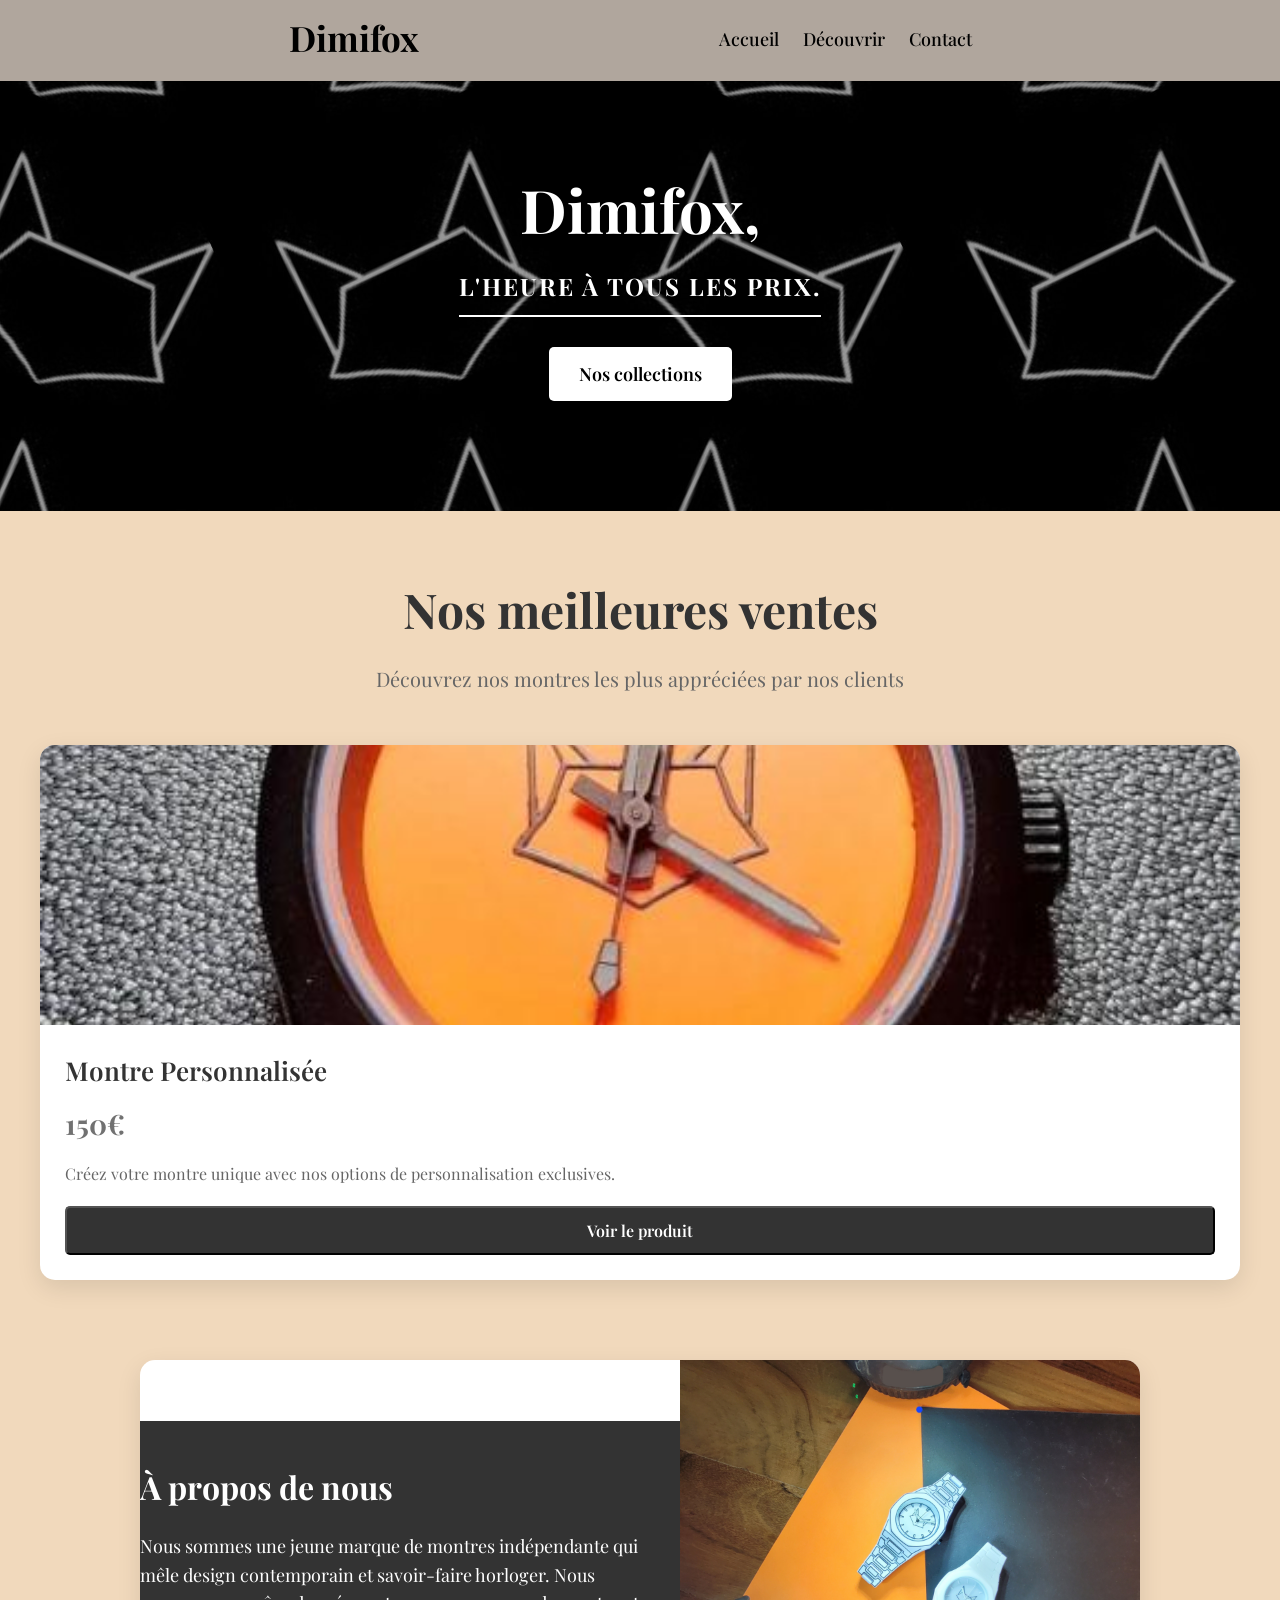
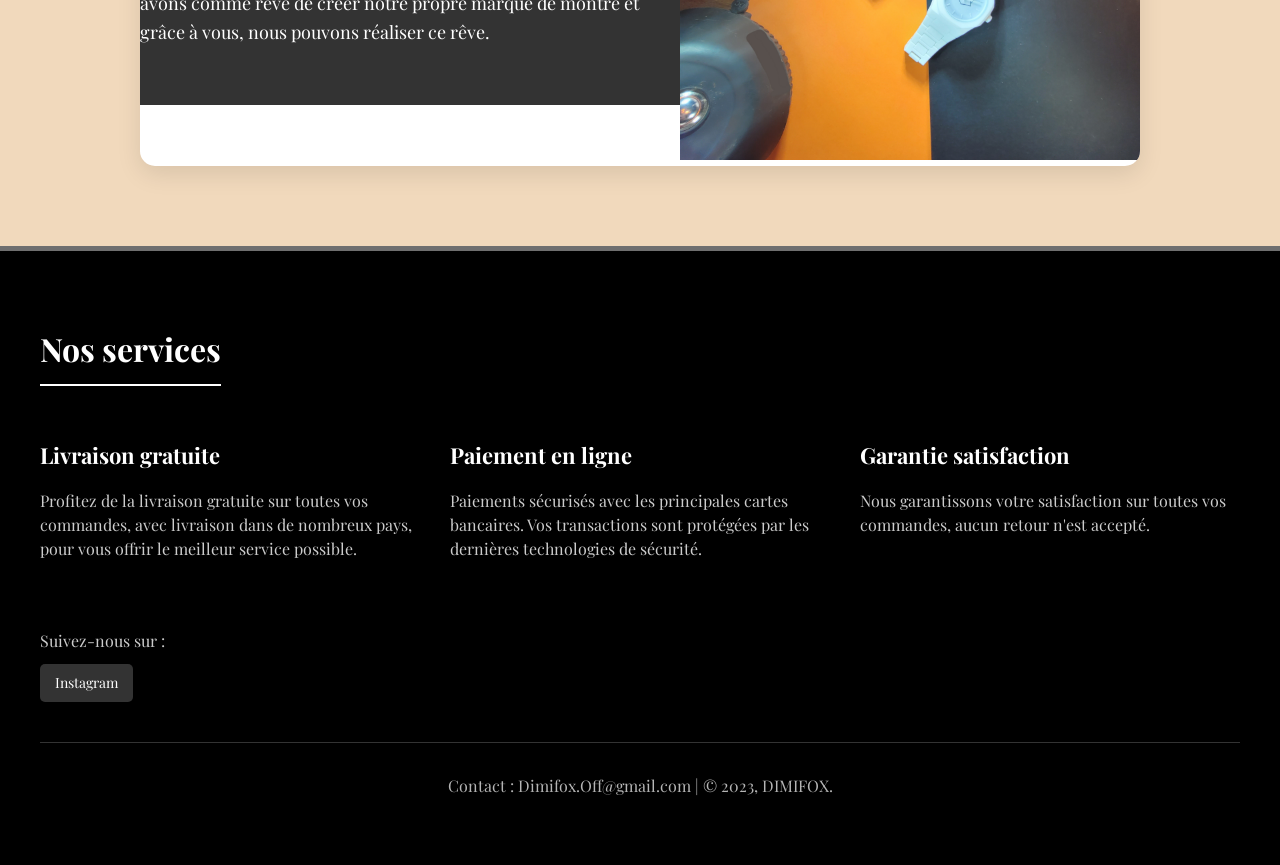
<file: index.html>
<!DOCTYPE html>
<html lang="fr">
<head>
    <meta charset="UTF-8">
    <meta name="viewport" content="width=device-width, initial-scale=1.0">
    <title>DIMIFOX - OFFICIEL SITE</title>
    <link rel="stylesheet" href="style.css">
</head>
<body>
    <nav>
        <h1>Dimifox</h1>
        <div class="onglets">
            <a href="#home">Accueil</a>
            <a href="collections.html">Découvrir</a>
            <a href="#contact">Contact</a>
        </div>
    </nav>

    <header id="home">
        <h1>Dimifox,</h1>
        <h4>L'HEURE À TOUS LES PRIX.</h4>
        <button>
            <a href="collections.html">Nos collections</a>
        </button>
    </header>

    <section class="main" id="bestsellers">
        <div class="section-title">
            <h2>Nos meilleures ventes</h2>
            <p>Découvrez nos montres les plus appréciées par nos clients</p>
        </div>

        <div class="bestseller-grid">
            <div class="bestseller-card">
                <div class="watch-image">
                    <img src="IMG_20250601_102509_811.jpg" alt="Montre Personnalisée">
                </div>
                <div class="watch-info">
                    <h3>Montre Personnalisée</h3>
                    <p class="price">150€</p>
                    <p class="description">Créez votre montre unique avec nos options de personnalisation exclusives.</p>
                    <button class="view-product">
                        <a href="montre-personnaliser.html">Voir le produit</a>
                    </button>
                </div>
            </div>
        </div>
    </section>

    <section class="about-section">
        <div class="content">
            <div class="card">
                <div class="left">
                    <h1>À propos de nous</h1>
                    <p>Nous sommes une jeune marque de montres indépendante qui mêle design contemporain et savoir-faire horloger. Nous avons comme rêve de créer notre propre marque de montre et grâce à vous, nous pouvons réaliser ce rêve.</p>
                </div>
                <div class="right">
                    <img src="20250524_125230.jpg" alt="Atelier DIMIFOX">
                </div>
            </div>
        </div>
    </section>

    <footer>
        <h1>Nos services</h1>
        <div class="services">
            <div class="service">
                <h3>Livraison gratuite</h3>
                <p>Profitez de la livraison gratuite sur toutes vos commandes, avec livraison dans de nombreux pays, pour vous offrir le meilleur service possible.</p>
            </div>

            <div class="service">
                <h3>Paiement en ligne</h3>
                <p>Paiements sécurisés avec les principales cartes bancaires. Vos transactions sont protégées par les dernières technologies de sécurité.</p>
            </div>

            <div class="service">
                <h3>Garantie satisfaction</h3>
                <p>Nous garantissons votre satisfaction sur toutes vos commandes, aucun retour n'est accepté.</p>
            </div>
            
            <div class="service social-service">
                <h4>Suivez-nous sur :</h4>
                <div class="social-links">
                    <a href="https://www.instagram.com/dimifox_off/" target="_blank">Instagram</a>
                </div>
            </div>
        </div>

        <p id="contact">Contact : Dimifox.Off@gmail.com | &copy; 2023, DIMIFOX.</p>
    </footer>
</body>
</html>
</file>
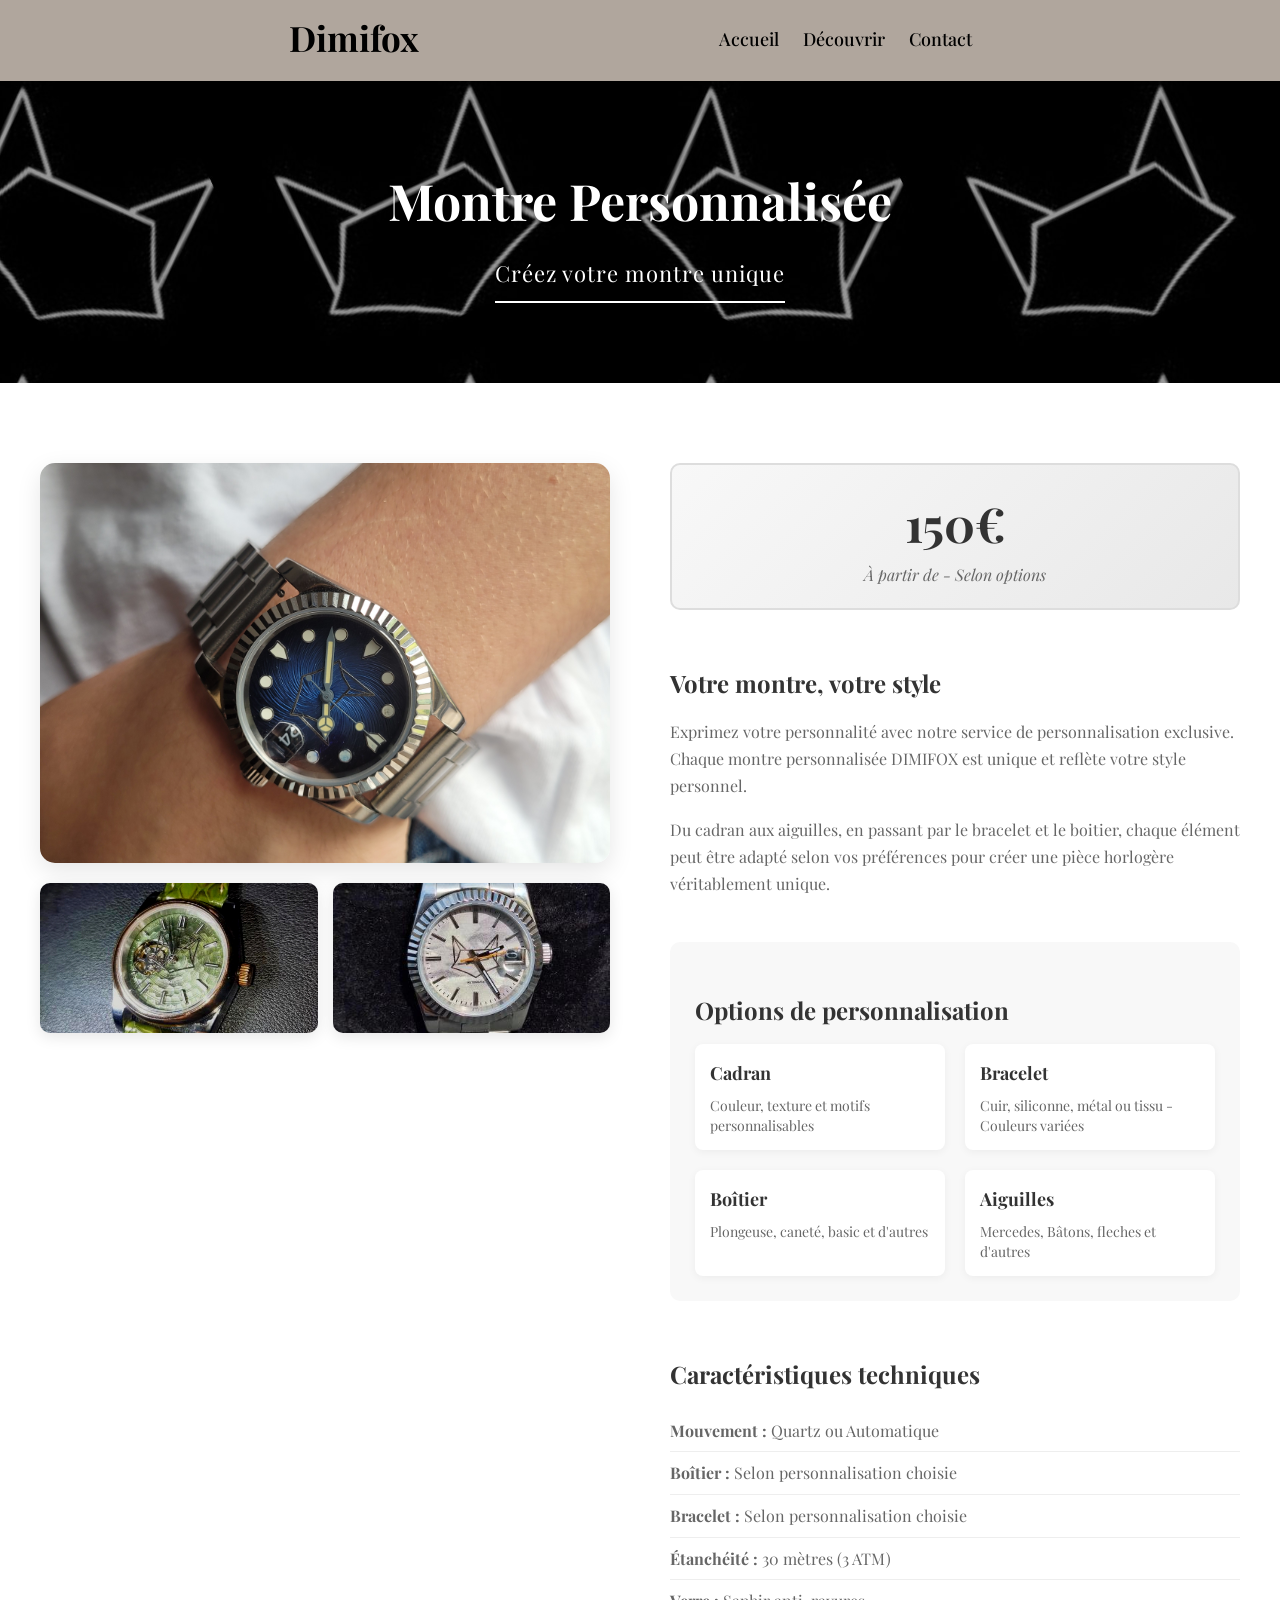
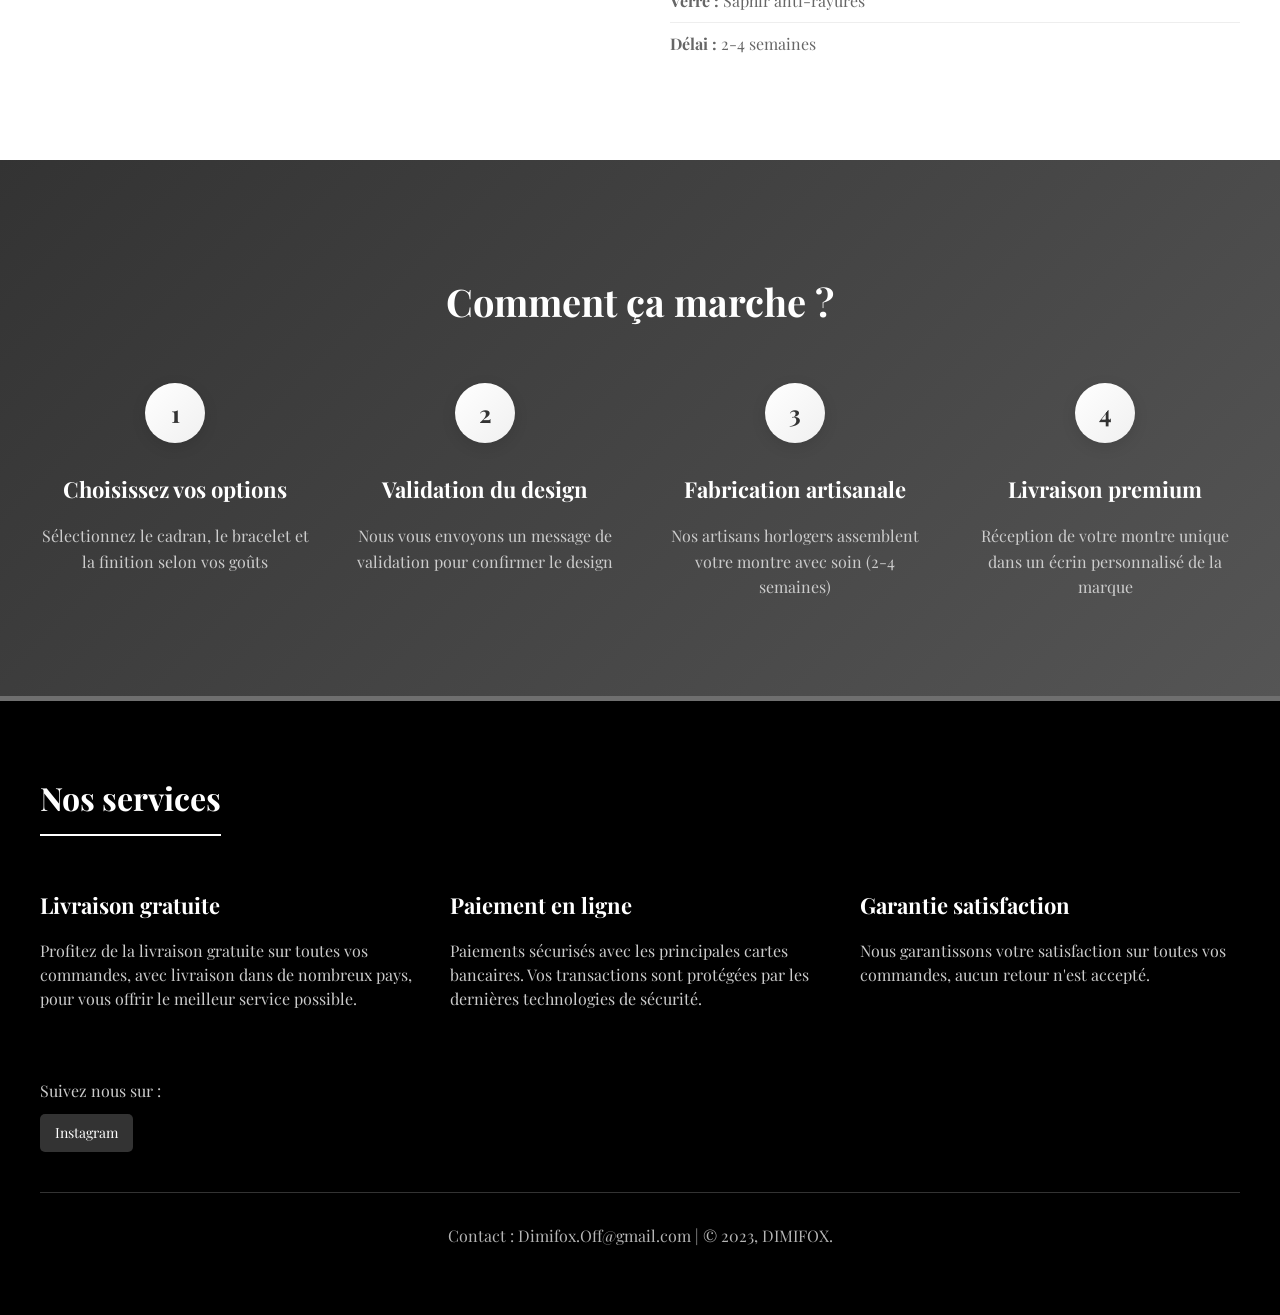
<file: montre-personnaliser.html>
<!DOCTYPE html>
<html lang="fr">
<head>
    <meta charset="UTF-8">
    <meta name="viewport" content="width=device-width, initial-scale=1.0">
    <title>DIMIFOX - Montre Personnalisée</title>
    <link rel="stylesheet" href="montre-personnaliser.css">
</head>
<body>
    <nav>
        <h1>Dimifox</h1>
        <div class="onglets">
            <a href="index.html">Accueil</a>
            <a href="collections.html">Découvrir</a>
            <a href="#contact">Contact</a>
        </div>
    </nav>

    <header>
        <h1>Montre Personnalisée</h1>
        <p>Créez votre montre unique</p>
    </header>

    <section class="product-showcase">
        <div class="showcase-content">
            <div class="product-images">
                <div class="main-image">
                    <img src="20250524_133841.jpg" alt="Montre Personnalisée - Exemple 1">
                </div>
                <div class="image-gallery">
                    <img src="IMG_20250601_102636_949.jpg" alt="Montre Personnalisée - Exemple 2" class="gallery-img">
                    <img src="IMG_20250601_102652_478.jpg" alt="Montre Personnalisée - Exemple 3" class="gallery-img">
                </div>
            </div>
            
            <div class="product-details">
                <div class="price-section">
                    <h2 class="price">150€</h2>
                    <span class="price-note">À partir de - Selon options</span>
                </div>
                
                <div class="product-description">
                    <h3>Votre montre, votre style</h3>
                    <p>Exprimez votre personnalité avec notre service de personnalisation exclusive. Chaque montre personnalisée DIMIFOX est unique et reflète votre style personnel.</p>
                    
                    <p>Du cadran aux aiguilles, en passant par le bracelet et le boitier, chaque élément peut être adapté selon vos préférences pour créer une pièce horlogère véritablement unique.</p>
                </div>

                <div class="customization-options">
                    <h3>Options de personnalisation</h3>
                    <div class="options-grid">
                        <div class="option-item">
                            <h4>Cadran</h4>
                            <p>Couleur, texture et motifs personnalisables</p>
                        </div>
                        <div class="option-item">
                            <h4>Bracelet</h4>
                            <p>Cuir, siliconne, métal ou tissu - Couleurs variées</p>
                        </div>
                        <div class="option-item">
                            <h4>Boîtier</h4>
                            <p>Plongeuse, caneté, basic et d'autres</p>
                        </div>
                        <div class="option-item">
                            <h4>Aiguilles</h4>
                            <p>Mercedes, Bâtons, fleches et d'autres</p>
                        </div>
                    </div>
                </div>

                <div class="specifications">
                    <h3>Caractéristiques techniques</h3>
                    <ul class="spec-list">
                        <li><strong>Mouvement :</strong> Quartz ou Automatique</li>
                        <li><strong>Boîtier :</strong> Selon personnalisation choisie</li>
                        <li><strong>Bracelet :</strong> Selon personnalisation choisie</li>
                        <li><strong>Étanchéité :</strong> 30 mètres (3 ATM)</li>
                        <li><strong>Verre :</strong> Saphir anti-rayures</li>
                        <li><strong>Délai :</strong> 2-4 semaines</li>
                    </ul>
                </div>

            </div>
        </div>
    </section>

    <section class="customization-process">
        <div class="process-content">
            <h2>Comment ça marche ?</h2>
            <div class="process-steps">
                <div class="step">
                    <div class="step-number">1</div>
                    <h4>Choisissez vos options</h4>
                    <p>Sélectionnez le cadran, le bracelet et la finition selon vos goûts</p>
                </div>
                <div class="step">
                    <div class="step-number">2</div>
                    <h4>Validation du design</h4>
                    <p>Nous vous envoyons un message de validation pour confirmer le design</p>
                </div>
                <div class="step">
                    <div class="step-number">3</div>
                    <h4>Fabrication artisanale</h4>
                    <p>Nos artisans horlogers assemblent votre montre avec soin (2-4 semaines)</p>
                </div>
                <div class="step">
                    <div class="step-number">4</div>
                    <h4>Livraison premium</h4>
                    <p>Réception de votre montre unique dans un écrin personnalisé de la marque</p>
                </div>
            </div>
        </div>
    </section>

    <footer>
        <h1>Nos services</h1>
        <div class="services">
            <div class="service">
                <h3>Livraison gratuite</h3>
                <p>Profitez de la livraison gratuite sur toutes vos commandes, avec livraison dans de nombreux pays, pour vous offrir le meilleur service possible.</p>
            </div>

            <div class="service">
                <h3>Paiement en ligne</h3>
                <p>Paiements sécurisés avec les principales cartes bancaires. Vos transactions sont protégées par les dernières technologies de sécurité.</p>
            </div>

            <div class="service">
                <h3>Garantie satisfaction</h3>
                <p>Nous garantissons votre satisfaction sur toutes vos commandes, aucun retour n'est accepté.</p>
            </div>
            
            <div class="service social-service">
                <h4>Suivez nous sur :</h4>
                <div class="social-links">
                    <a href="https://www.instagram.com/dimifox_off/" target="_blank">Instagram</a>
                </div>
            </div>
        </div>

        <p id="contact">Contact : Dimifox.Off@gmail.com | &copy; 2023, DIMIFOX.</p>
    </footer>
</body>
</html>
</file>
<file: style.css>
@import url('https://fonts.googleapis.com/css2?family=Playfair+Display:wght@400;600;700&display=swap');

html {
    scroll-behavior: smooth;
}

body {
    margin: 0px;
    padding: 0px;
    font-family: 'Playfair Display', sans-serif;
    background-color: #f1d9bc;
    line-height: 1.6;
}

nav {
    display: flex;
    flex-wrap: wrap;
    justify-content: center;
    align-items: center;
    border-bottom: 5px solid #B0A69D;
    background-color: #B0A69D;
    padding: 10px 0;
    box-shadow: 0 2px 5px rgba(0,0,0,0.1);
}

nav h1 {
    color: #000;
    font-family: 'Playfair Display', serif;
    font-size: 35px;
    font-weight: 700;
    margin: 0;
}

nav .onglets {
    margin-top: 3px;
    margin-left: 300px;
}

nav .onglets a {
    text-decoration: none;
    color: #000;
    margin-right: 20px;
    border-bottom: 2px solid transparent;
    padding-bottom: 8px;
    font-size: 18px;
    font-weight: 500;
    transition: all 0.3s ease;
}

nav .onglets a:hover {
    border-bottom: 2px solid #717171;
    color: #717171;
}

header {
    display: flex;
    flex-direction: column;
    align-items: center;
    background: linear-gradient(rgba(0,0,0,0.4), rgba(0,0,0,0.4)), url('Inverse FD Dimifox.jpg');
    background-size: cover;
    background-position: center;
    color: #fff;
    padding: 80px 40px;
    text-align: center;
}

header h1 {
    font-family: 'Playfair Display', serif;
    font-size: 60px;
    font-weight: 700;
    margin: 0;
    text-shadow: 2px 2px 4px rgba(0,0,0,0.5);
}

header h4 {
    margin: 10px 0 30px 0;
    font-size: 24px;
    text-align: center;
    border-bottom: 2px solid #fff;
    padding-bottom: 10px;
    letter-spacing: 2px;
    text-shadow: 1px 1px 2px rgba(0,0,0,0.5);
}

header button {
    padding: 15px 30px;
    background-color: #fff;
    color: #000;
    border: none;
    margin-bottom: 30px;
    outline: none;
    font-size: 18px;
    font-family: 'Playfair Display', serif;
    font-weight: 600;
    cursor: pointer;
    border-radius: 5px;
    transition: all 0.3s ease;
    box-shadow: 0 4px 8px rgba(0,0,0,0.2);
}

header button:hover {
    background-color: #f0f0f0;
    transform: translateY(-2px);
    box-shadow: 0 6px 12px rgba(0,0,0,0.3);
}

header button a {
    text-decoration: none;
    color: inherit;
}

/* Bestsellers Section */
.main {
    margin: 60px 0;
    padding: 0 40px;
}

.section-title {
    text-align: center;
    margin-bottom: 50px;
}

.section-title h2 {
    font-family: 'Playfair Display', serif;
    font-size: 48px;
    font-weight: 700;
    color: #333;
    margin: 0 0 15px 0;
}

.section-title p {
    font-size: 20px;
    color: #666;
    max-width: 600px;
    margin: 0 auto;
}

.bestseller-grid {
    display: grid;
    grid-template-columns: repeat(auto-fit, minmax(350px, 1fr));
    gap: 40px;
    max-width: 1200px;
    margin: 0 auto;
}

.bestseller-card {
    background-color: #fff;
    border-radius: 15px;
    overflow: hidden;
    box-shadow: 0 8px 25px rgba(0,0,0,0.1);
    transition: all 0.3s ease;
}

.bestseller-card:hover {
    transform: translateY(-10px);
    box-shadow: 0 15px 35px rgba(0,0,0,0.15);
}

.watch-image {
    height: 280px;
    overflow: hidden;
}

.watch-image img {
    width: 100%;
    height: 100%;
    object-fit: cover;
    transition: transform 0.3s ease;
}

.bestseller-card:hover .watch-image img {
    transform: scale(1.05);
}

.watch-info {
    padding: 25px;
}

.watch-info h3 {
    font-family: 'Playfair Display', serif;
    font-size: 26px;
    font-weight: 600;
    color: #333;
    margin: 0 0 10px 0;
}

.watch-info .price {
    font-size: 28px;
    font-weight: bold;
    color: #717171;
    margin: 0 0 15px 0;
    font-family: 'Playfair Display', serif;
}

.watch-info .description {
    color: #666;
    margin: 0 0 20px 0;
    font-size: 16px;
    line-height: 1.5;
}

.view-product {
    background-color: #333;
    color: #fff;f
    border: none;
    padding: 12px 25px;
    font-size: 16px;
    font-family: 'Playfair Display', serif;
    font-weight: 600;
    cursor: pointer;
    border-radius: 5px;
    transition: all 0.3s ease;
    width: 100%;
}

.view-product:hover {
    background-color: #555;
    transform: translateY(-2px);
}

.view-product a {
    text-decoration: none;
    color: inherit;
}

/* About Section */
.about-section {
    margin: 80px 0;
    padding: 0 40px;
}

.about-section .content .card {
    display: flex;
    justify-content: center;
    align-items: center;
    margin-bottom: 20px;
    background-color: #fff;
    border-radius: 15px;
    overflow: hidden;
    box-shadow: 0 8px 25px rgba(0,0,0,0.1);
    max-width: 1000px;
    margin: 0 auto;
}

.about-section .content .card .left {
    flex: 0 0 50%;
    padding: 40px;
    background-color: #333;
    color: #fff;
}

.about-section .content .card .left h1 {
    font-family: 'Playfair Display', serif;
    font-size: 32px;
    margin: 0 0 20px 0;
}

.about-section .content .card .left p {
    font-size: 18px;
    line-height: 1.6;
}

.about-section .content .card .right {
    flex: 0 0 50%;
}

.about-section .content .card .right img {
    width: 100%;
    height: 400px;
    object-fit: cover;
}

/* Footer */
footer {
    margin-top: 80px;
    border-top: 5px solid #6f6f6f;
    background-color: #000;
    color: #fff;
    padding: 50px 40px;
}

footer h1 {
    font-family: 'Playfair Display', serif;
    font-size: 32px;
    border-bottom: 2px solid white;
    width: fit-content;
    padding-bottom: 10px;
    margin-bottom: 30px;
}

footer .services {
    display: grid;
    grid-template-columns: repeat(auto-fit, minmax(280px, 1fr));
    gap: 30px;
    margin-bottom: 40px;
}

footer .services .service {
    margin-right: 0;
}

footer .services .service h3 {
    font-family: 'Playfair Display', serif;
    font-size: 22px;
    margin-bottom: 15px;
    color: #fff;
}

footer .services .service p {
    max-width: none;
    font-size: 16px;
    line-height: 1.5;
    color: #ccc;
}

/* Social Service Specific Styling */
.social-service h4 {
    font-family: 'Playfair Display', serif;
    font-size: 16px !important;
    margin-bottom: 10px;
    color: #ccc;
    font-weight: normal;
}

.social-links {
    display: flex;
    gap: 15px;
    flex-wrap: wrap;
}

.social-links a {
    color: #fff;
    text-decoration: none;
    padding: 8px 15px;
    background-color: #333;
    border-radius: 5px;
    transition: all 0.3s ease;
    font-size: 14px;
}

.social-links a:hover {
    background-color: #555;
    transform: translateY(-2px);
}

footer #contact {
    color: rgb(181, 181, 181);
    text-align: center;
    margin-top: 30px;
    padding-top: 30px;
    border-top: 1px solid #333;
    font-size: 16px;
}

/* Responsive Design */
@media screen and (max-width: 768px) {
    nav .onglets {
        margin-left: 0px;
        margin-bottom: 20px;
        margin-top: 15px;
    }
    
    nav {
        flex-direction: column;
        padding: 20px 0;
    }
    
    nav h1 {
        font-size: 28px;
        margin-bottom: 10px;
    }
    
    header {
        padding: 60px 20px;
    }
    
    header h1 {
        font-size: 40px;
    }
    
    header h4 {
        font-size: 18px;
    }
    
    .main {
        padding: 0 20px;
        margin: 40px 0;
    }
    
    .section-title h2 {
        font-size: 32px;
    }
    
    .bestseller-grid {
        grid-template-columns: 1fr;
        gap: 30px;
    }
    
    .about-section {
        padding: 0 20px;
    }
    
    .about-section .content .card {
        flex-direction: column;
    }
    
    .about-section .content .card .left,
    .about-section .content .card .right {
        flex: none;
    }
    
    .about-section .content .card .right img {
        height: 250px;
    }
    
    footer {
        padding: 40px 20px;
    }
    
    footer .services {
        grid-template-columns: 1fr;
        gap: 25px;
    }
}

@media screen and (max-width: 480px) {
    .bestseller-grid {
        grid-template-columns: 1fr;
    }
    
    .bestseller-card {
        margin: 0 10px;
    }
    
    header h1 {
        font-size: 32px;
    }
    
    .section-title h2 {
        font-size: 28px;
    }
}
</file>
<file: montre-personnaliser.css>
@import url('https://fonts.googleapis.com/css2?family=Playfair+Display:wght@400;600;700&display=swap');

html {
    scroll-behavior: smooth;
}

body {
    margin: 0px;
    padding: 0px;
    font-family: 'Playfair Display', sans-serif;
    background-color: #f1d9bc;
    line-height: 1.6;
}

nav {
    display: flex;
    flex-wrap: wrap;
    justify-content: center;
    align-items: center;
    border-bottom: 5px solid #B0A69D;
    background-color: #B0A69D;
    padding: 10px 0;
    box-shadow: 0 2px 5px rgba(0,0,0,0.1);
}

nav h1 {
    color: #000;
    font-family: 'Playfair Display', serif;
    font-size: 35px;
    font-weight: 700;
    margin: 0;
}

nav .onglets {
    margin-top: 3px;
    margin-left: 300px;
}

nav .onglets a {
    text-decoration: none;
    color: #000;
    margin-right: 20px;
    border-bottom: 2px solid transparent;
    padding-bottom: 8px;
    font-size: 18px;
    font-weight: 500;
    transition: all 0.3s ease;
}

nav .onglets a:hover {
    border-bottom: 2px solid #717171;
    color: #717171;
}

header {
    display: flex;
    flex-direction: column;
    align-items: center;
    background: linear-gradient(rgba(0,0,0,0.4), rgba(0,0,0,0.4)), url('Inverse FD Dimifox.jpg');
    background-size: cover;
    background-position: center;
    color: #fff;
    padding: 80px 40px;
    text-align: center;
}

header h1 {
    font-family: 'Playfair Display', serif;
    font-size: 50px;
    font-weight: 700;
    margin: 0;
    text-shadow: 2px 2px 4px rgba(0,0,0,0.5);
}

header p {
    margin: 15px 0 0 0;
    font-size: 22px;
    text-align: center;
    border-bottom: 2px solid #fff;
    padding-bottom: 10px;
    letter-spacing: 1px;
    text-shadow: 1px 1px 2px rgba(0,0,0,0.5);
}

/* Product Showcase */
.product-showcase {
    background-color: #fff;
    padding: 80px 40px;
}

.showcase-content {
    max-width: 1200px;
    margin: 0 auto;
    display: grid;
    grid-template-columns: 1fr 1fr;
    gap: 60px;
    align-items: start;
}

.product-images {
    display: flex;
    flex-direction: column;
    gap: 20px;
}

.main-image {
    width: 100%;
    height: 400px;
    border-radius: 15px;
    overflow: hidden;
    box-shadow: 0 8px 25px rgba(0,0,0,0.1);
}

.main-image img {
    width: 100%;
    height: 100%;
    object-fit: cover;
    transition: transform 0.3s ease;
}

.main-image:hover img {
    transform: scale(1.05);
}

.image-gallery {
    display: flex;
    gap: 15px;
}

.gallery-img {
    width: calc(50% - 7.5px);
    height: 150px;
    border-radius: 10px;
    object-fit: cover;
    cursor: pointer;
    transition: all 0.3s ease;
    box-shadow: 0 4px 15px rgba(0,0,0,0.1);
}

.gallery-img:hover {
    transform: translateY(-5px);
    box-shadow: 0 8px 25px rgba(0,0,0,0.15);
}

.product-details {
    display: flex;
    flex-direction: column;
    gap: 30px;
}

.price-section {
    text-align: center;
    padding: 20px;
    background: linear-gradient(135deg, #f8f8f8, #e8e8e8);
    border-radius: 10px;
    border: 2px solid #ddd;
}

.price {
    font-family: 'Playfair Display', serif;
    font-size: 48px;
    font-weight: 700;
    color: #333;
    margin: 0;
}

.price-note {
    font-size: 16px;
    color: #666;
    font-style: italic;
}

.product-description h3,
.specifications h3,
.customization-options h3 {
    font-family: 'Playfair Display', serif;
    font-size: 24px;
    color: #333;
    margin-bottom: 15px;
}

.product-description p {
    font-size: 16px;
    color: #666;
    line-height: 1.7;
    margin-bottom: 15px;
}

/* Customization Options */
.customization-options {
    background-color: #f8f8f8;
    padding: 25px;
    border-radius: 10px;
}

.options-grid {
    display: grid;
    grid-template-columns: repeat(2, 1fr);
    gap: 20px;
}

.option-item {
    background-color: #fff;
    padding: 15px;
    border-radius: 8px;
    box-shadow: 0 2px 8px rgba(0,0,0,0.05);
}

.option-item h4 {
    font-family: 'Playfair Display', serif;
    font-size: 18px;
    color: #333;
    margin: 0 0 8px 0;
}

.option-item p {
    font-size: 14px;
    color: #666;
    margin: 0;
    line-height: 1.4;
}

.spec-list {
    list-style: none;
    padding: 0;
}

.spec-list li {
    padding: 8px 0;
    border-bottom: 1px solid #eee;
    font-size: 16px;
    color: #666;
}

.spec-list li:last-child {
    border-bottom: none;
}

.action-buttons {
    display: flex;
    gap: 15px;
    flex-wrap: wrap;
}

.start-customization,
.contact-us {
    flex: 1;
    padding: 15px 25px;
    font-size: 16px;
    font-family: 'Playfair Display', serif;
    font-weight: 600;
    border: none;
    border-radius: 5px;
    cursor: pointer;
    transition: all 0.3s ease;
    min-width: 150px;
}

.start-customization {
    background: linear-gradient(135deg, #333, #555);
    color: #fff;
}

.start-customization:hover {
    background: linear-gradient(135deg, #555, #777);
    transform: translateY(-2px);
    box-shadow: 0 5px 15px rgba(0,0,0,0.2);
}

.contact-us {
    background-color: transparent;
    color: #333;
    border: 2px solid #333;
}

.contact-us:hover {
    background-color: #333;
    color: #fff;
}

/* Customization Process */
.customization-process {
    background: linear-gradient(135deg, #333, #555);
    color: #fff;
    padding: 80px 40px;
}

.process-content {
    max-width: 1200px;
    margin: 0 auto;
    text-align: center;
}

.process-content h2 {
    font-family: 'Playfair Display', serif;
    font-size: 38px;
    margin-bottom: 50px;
}

.process-steps {
    display: grid;
    grid-template-columns: repeat(auto-fit, minmax(250px, 1fr));
    gap: 40px;
}

.step {
    text-align: center;
    position: relative;
}

.step-number {
    display: inline-block;
    width: 60px;
    height: 60px;
    background: linear-gradient(135deg, #fff, #f0f0f0);
    color: #333;
    border-radius: 50%;
    font-size: 24px;
    font-weight: bold;
    font-family: 'Playfair Display', serif;
    display: flex;
    align-items: center;
    justify-content: center;
    margin: 0 auto 20px auto;
    box-shadow: 0 4px 15px rgba(0,0,0,0.1);
}

.step h4 {
    font-family: 'Playfair Display', serif;
    font-size: 22px;
    margin-bottom: 15px;
    color: #fff;
}

.step p {
    font-size: 16px;
    line-height: 1.6;
    color: #ccc;
}

/* Footer */
footer {
    margin-top: 0;
    border-top: 5px solid #6f6f6f;
    background-color: #000;
    color: #fff;
    padding: 50px 40px;
}

footer h1 {
    font-family: 'Playfair Display', serif;
    font-size: 32px;
    border-bottom: 2px solid white;
    width: fit-content;
    padding-bottom: 10px;
    margin-bottom: 30px;
}

footer .services {
    display: grid;
    grid-template-columns: repeat(auto-fit, minmax(280px, 1fr));
    gap: 30px;
    margin-bottom: 40px;
}

footer .services .service h3 {
    font-family: 'Playfair Display', serif;
    font-size: 22px;
    margin-bottom: 15px;
    color: #fff;
}

footer .services .service p {
    font-size: 16px;
    line-height: 1.5;
    color: #ccc;
}

.social-service h4 {
    font-family: 'Playfair Display', serif;
    font-size: 16px !important;
    margin-bottom: 10px;
    color: #ccc;
    font-weight: normal;
}

.social-links {
    display: flex;
    gap: 15px;
    flex-wrap: wrap;
}

.social-links a {
    color: #fff;
    text-decoration: none;
    padding: 8px 15px;
    background-color: #333;
    border-radius: 5px;
    transition: all 0.3s ease;
    font-size: 14px;
}

.social-links a:hover {
    background-color: #555;
    transform: translateY(-2px);
}

footer #contact {
    color: rgb(181, 181, 181);
    text-align: center;
    margin-top: 30px;
    padding-top: 30px;
    border-top: 1px solid #333;
    font-size: 16px;
}

/* Responsive Design */
@media screen and (max-width: 768px) {
    nav .onglets {
        margin-left: 0px;
        margin-bottom: 20px;
        margin-top: 15px;
    }
    
    nav {
        flex-direction: column;
        padding: 20px 0;
    }
    
    nav h1 {
        font-size: 28px;
        margin-bottom: 10px;
    }
    
    header {
        padding: 60px 20px;
    }
    
    header h1 {
        font-size: 40px;
    }
    
    .product-showcase {
        padding: 60px 20px;
    }
    
    .showcase-content {
        grid-template-columns: 1fr;
        gap: 40px;
    }
    
    .options-grid {
        grid-template-columns: 1fr;
        gap: 15px;
    }
    
    .price {
        font-size: 36px;
    }
    
    .action-buttons {
        flex-direction: column;
    }
    
    .customization-process {
        padding: 60px 20px;
    }
    
    .process-content h2 {
        font-size: 28px;
    }
    
    .process-steps {
        grid-template-columns: 1fr;
        gap: 30px;
    }
    
    footer {
        padding: 40px 20px;
    }
    
    footer .services {
        grid-template-columns: 1fr;
        gap: 25px;
    }
}

@media screen and (max-width: 480px) {
    .image-gallery {
        flex-direction: column;
    }
    
    .gallery-img {
        width: 100%;
    }
    
    header h1 {
        font-size: 32px;
    }
    
    .process-content h2 {
        font-size: 24px;
    }
    
    .step-number {
        width: 50px;
        height: 50px;
        font-size: 20px;
    }
}
</file>
